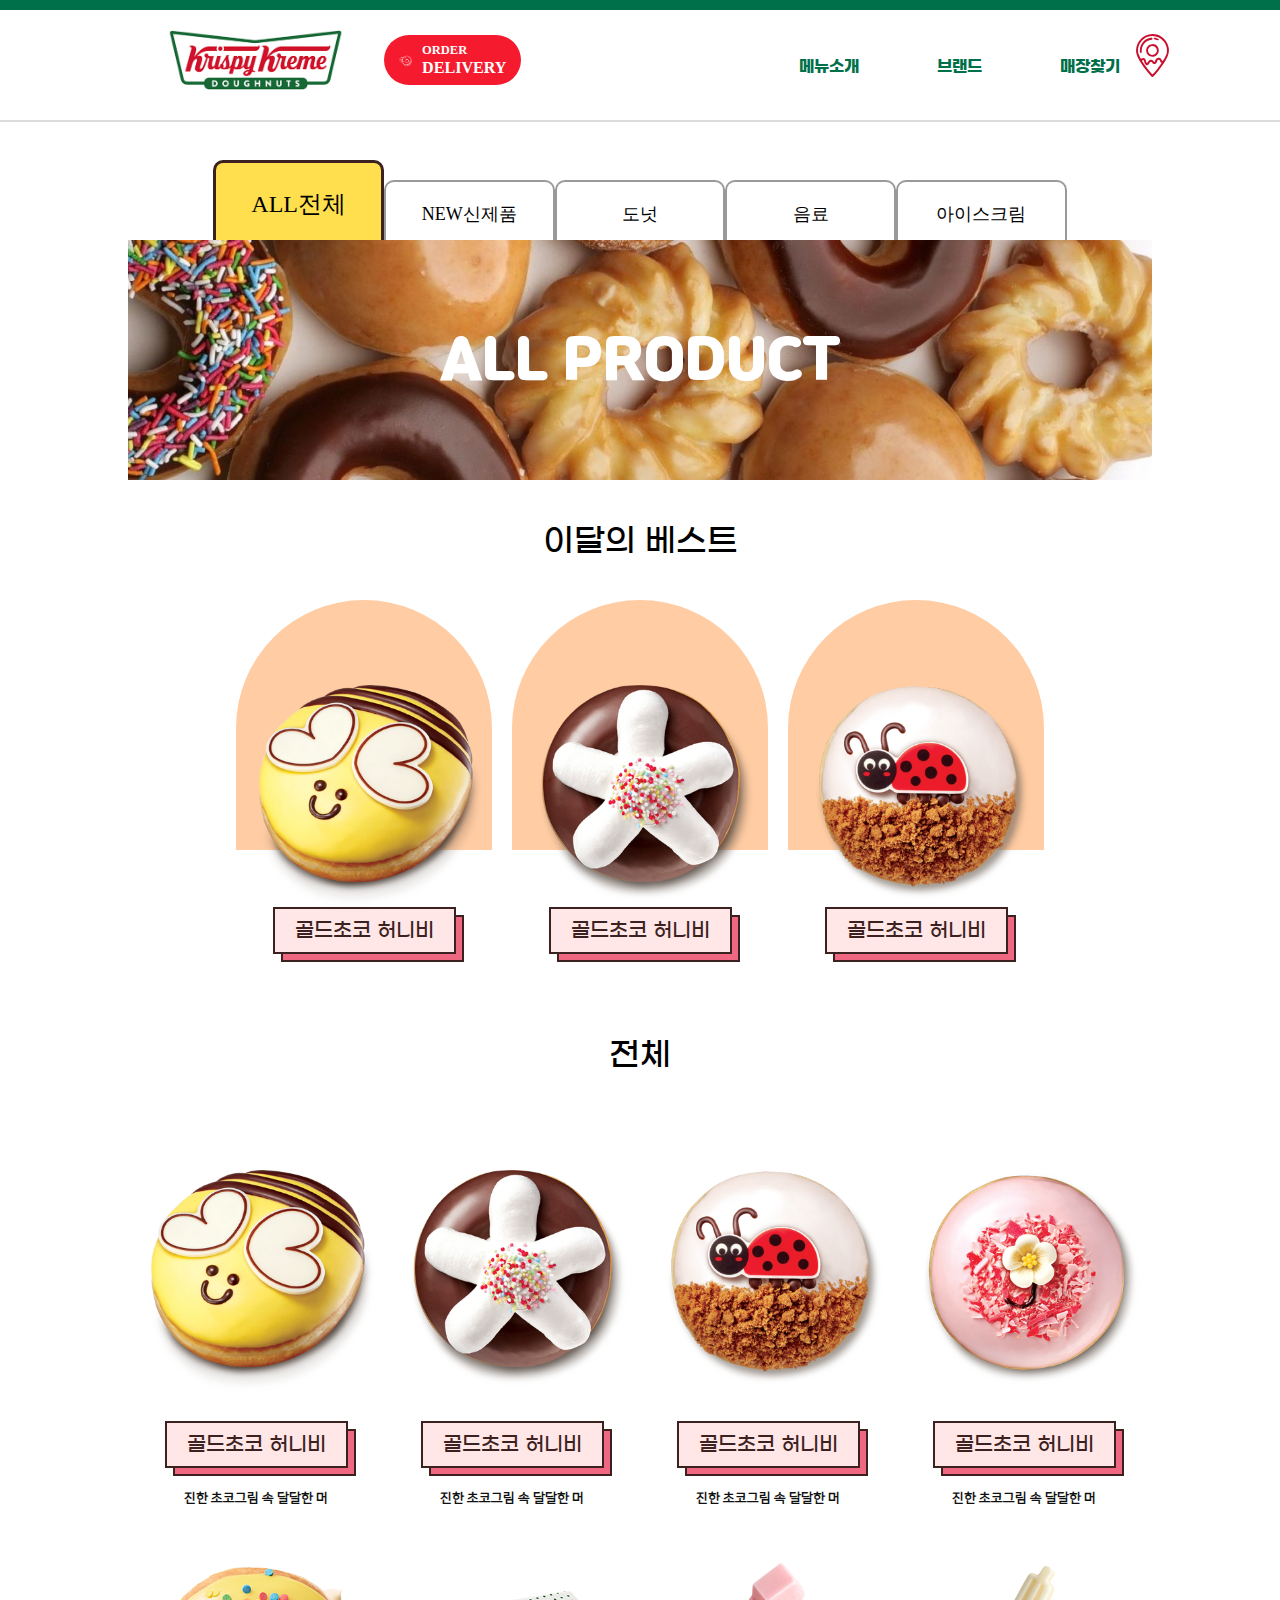
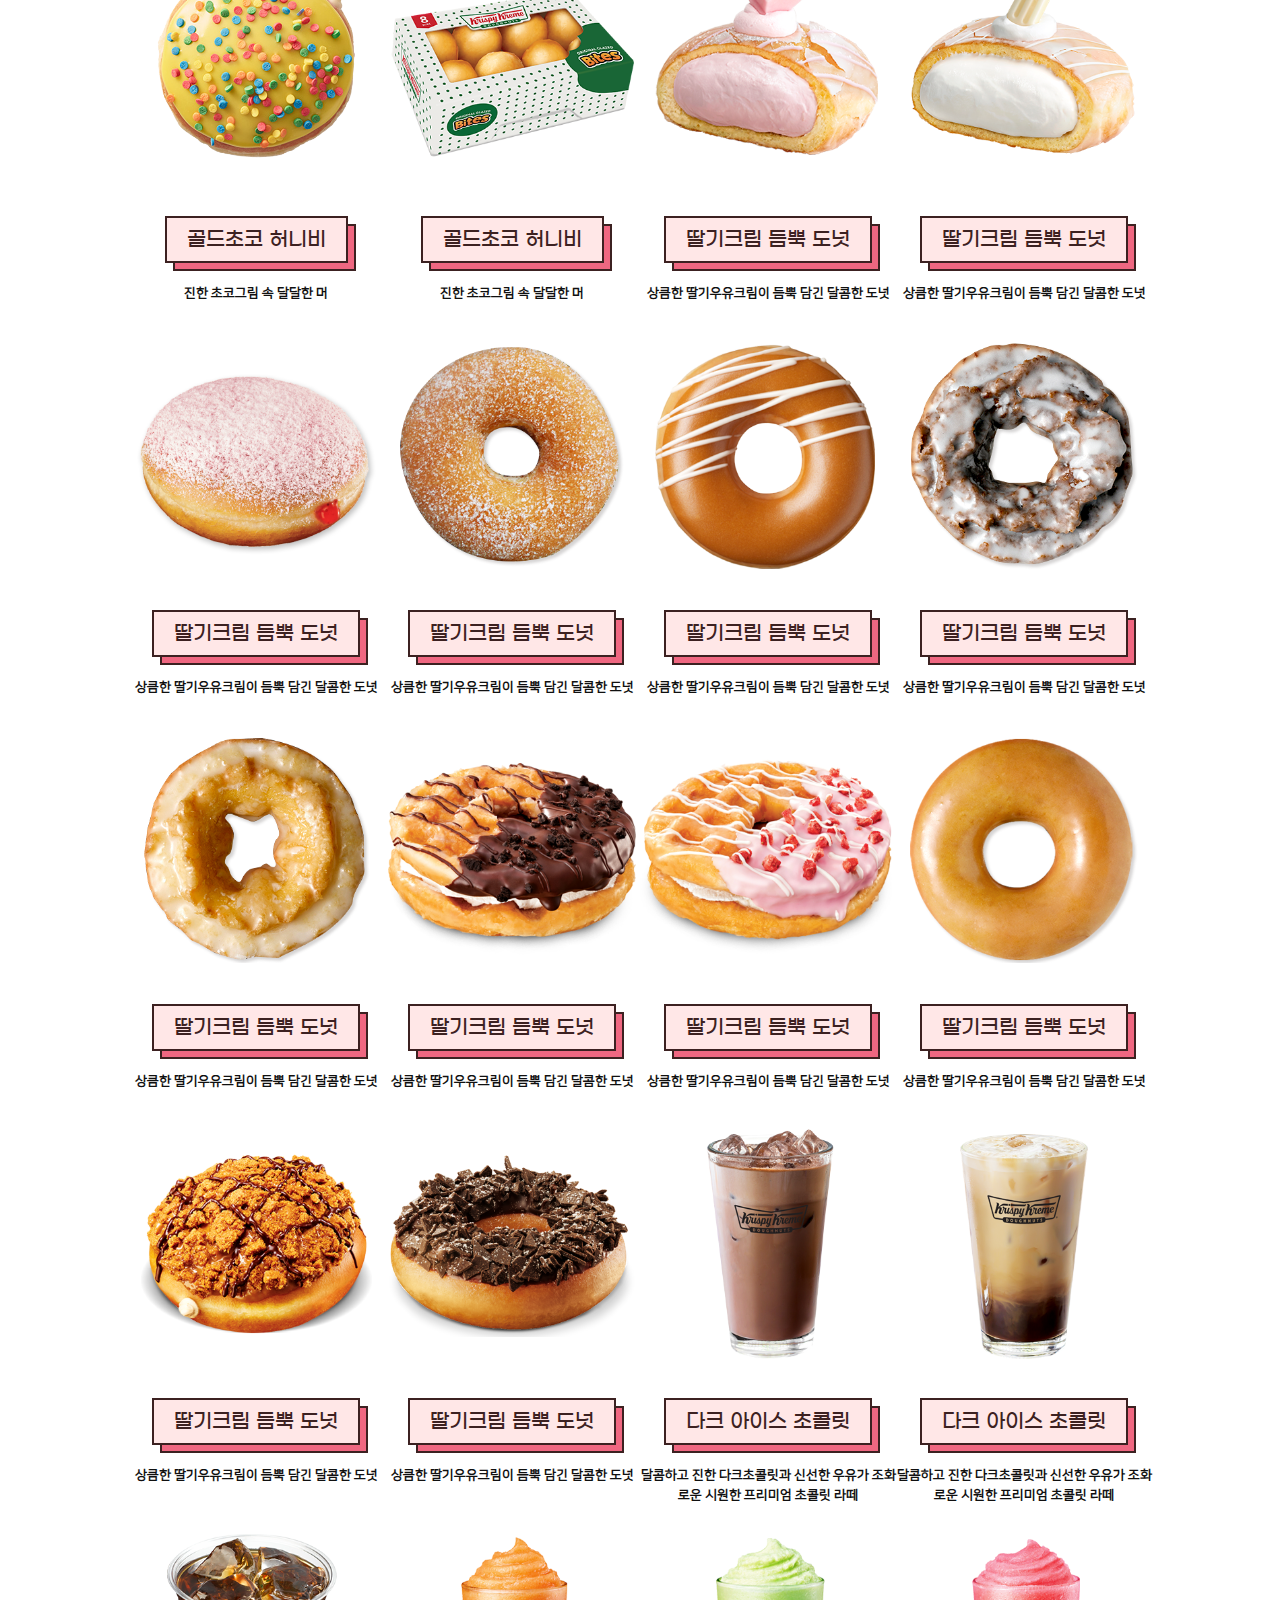
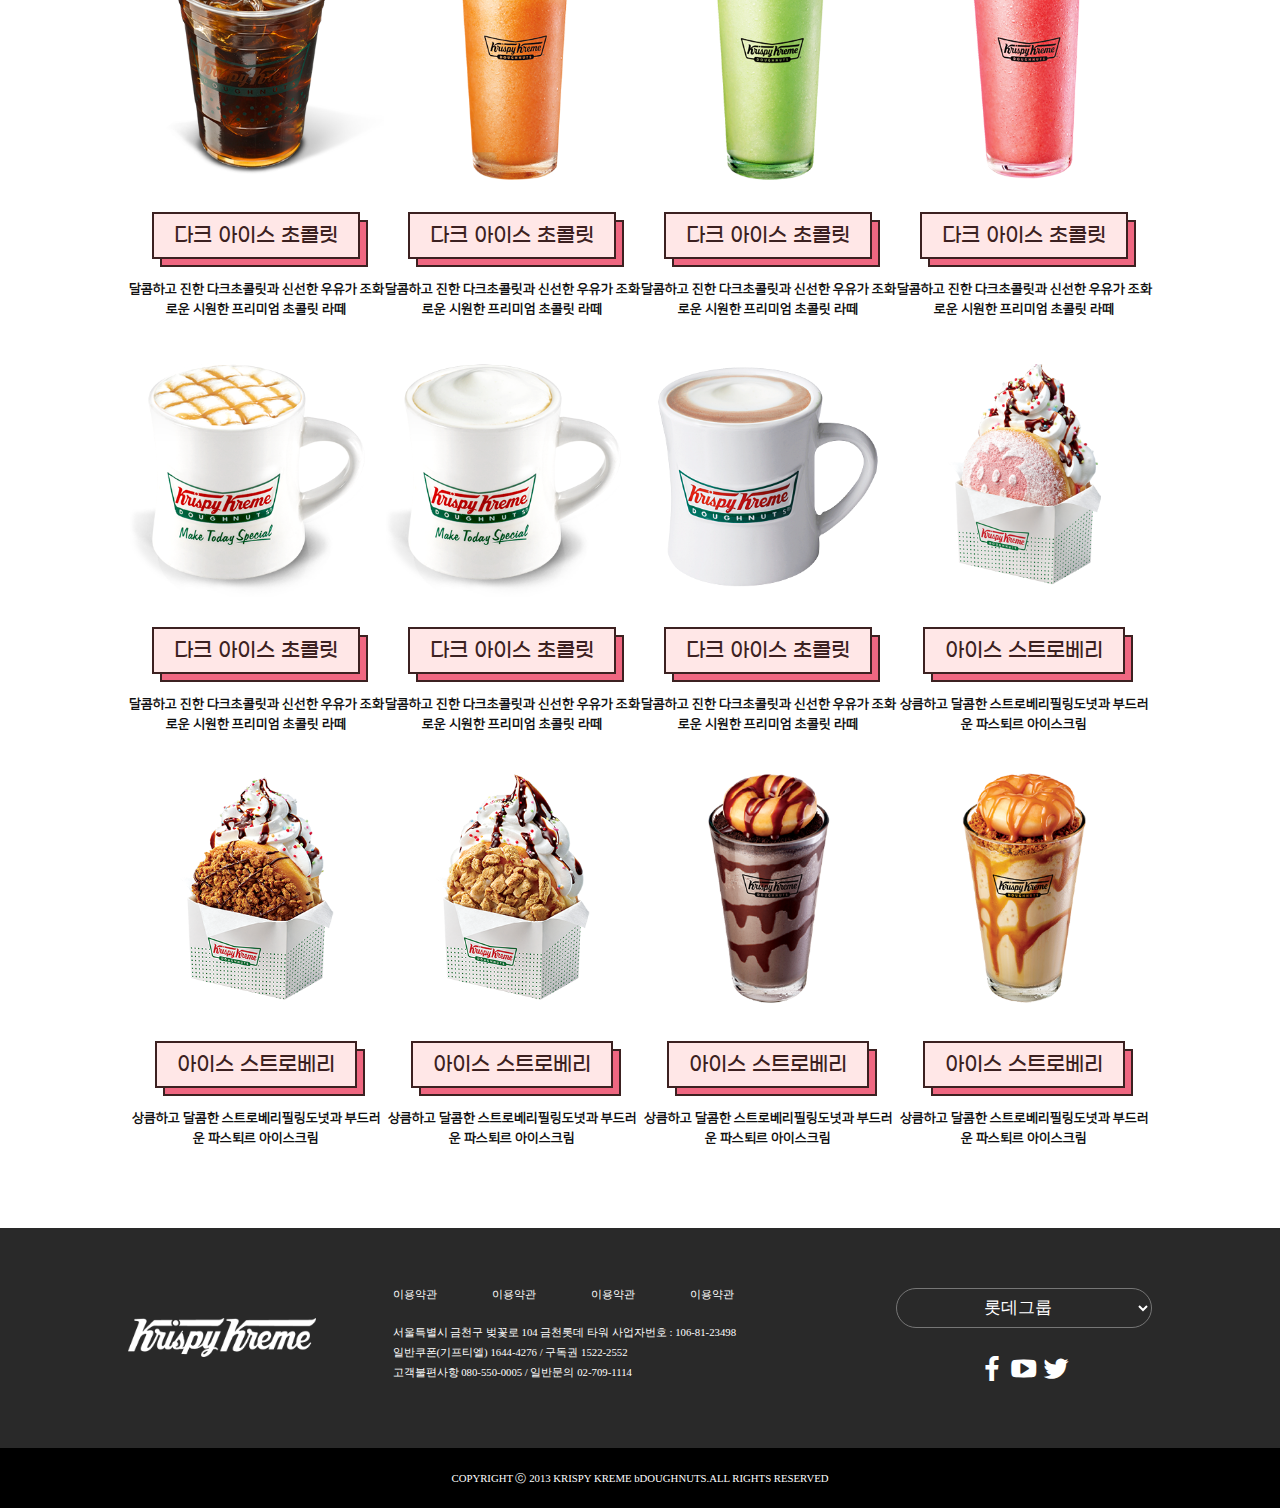
<file: sub1.html>
<!DOCTYPE html>
<html lang="ko">
  <head>
    <meta charset="UTF-8" />
    <meta http-equiv="X-UA-Compatible" content="IE=edge" />
    <meta name="viewport" content="width=device-width, initial-scale=1.0" />
    <title>krispykreme sub1</title>
    <link rel="stylesheet" href="./css/reset.css" />
    <link rel="stylesheet" href="./css/common.min.css" />
    <link rel="stylesheet" href="./css/sub1.min.css" />
    <script src="./js/jquery-3.6.0.min.js"></script>
    <script src="./js/common.js"></script>
    <script src="./js/sub1.js"></script>
  </head>
  <body>
    <!-- 헤더 -->
    <div class="hdr"></div>

    <!-- 컨텐츠 -->
    <div class="cntWrap">
      <div class="content">
        <header>
            <!-- 탭메뉴 -->
          <nav>
            <ul>
              <li class="on">ALL<br />전체</li>
              <li>NEW<br />신제품</li>
              <li>도넛</li>
              <li>음료</li>
              <li>아이스크림</li>
            </ul>
          </nav>
          <div class="image">ALL PRODUCT</div>
        </header>
        <section>
            <!-- 베스트메뉴 -->
          <div class="artTop">
            <h4>이달의 베스트</h4>
            <div class="artGroup">
              <article>
                <div class="image i1"></div>
                <h3>골드초코 허니비</h3>
              </article>
              <article>
                <div class="image i2"></div>
                <h3>골드초코 허니비</h3>
              </article>
              <article>
                <div class="image i3"></div>
                <h3>골드초코 허니비</h3>
              </article>
            </div>
          </div>
          <div class="dirBtn">
            <div class="btn"><span></span><span></span></div>
            <div class="btn"><span></span><span></span></div>
          </div>
          <!-- 전체메뉴 -->
          <div class="artBtm">
            <h4>전체</h4>
            <div class="artGroup">
              <article>
                <div class="image i1"></div>
                <h3>골드초코 허니비</h3>
                <p>진한 초코그림 속 달달한 머</p>
              </article>
              <article>
                <div class="image i2"></div>
                <h3>골드초코 허니비</h3>
                <p>진한 초코그림 속 달달한 머</p>
              </article>
              <article>
                <div class="image i3"></div>
                <h3>골드초코 허니비</h3>
                <p>진한 초코그림 속 달달한 머</p>
              </article>
              <article>
                <div class="image i4"></div>
                <h3>골드초코 허니비</h3>
                <p>진한 초코그림 속 달달한 머</p>
              </article>
              <article>
                <div class="image i5"></div>
                <h3>골드초코 허니비</h3>
                <p>진한 초코그림 속 달달한 머</p>
              </article>
              <article>
                <div class="image i6"></div>
                <h3>골드초코 허니비</h3>
                <p>진한 초코그림 속 달달한 머</p>
              </article>
              <article>
                <div class="image d1"></div>
                <h3>딸기크림 듬뿍 도넛</h3>
                <p>상큼한 딸기우유크림이 듬뿍 담긴 달콤한 도넛</p>
              </article>
              <article>
                <div class="image d2"></div>
                <h3>딸기크림 듬뿍 도넛</h3>
                <p>상큼한 딸기우유크림이 듬뿍 담긴 달콤한 도넛</p>
              </article>
              <article>
                <div class="image d3"></div>
                <h3>딸기크림 듬뿍 도넛</h3>
                <p>상큼한 딸기우유크림이 듬뿍 담긴 달콤한 도넛</p>
              </article>
              <article>
                <div class="image d4"></div>
                <h3>딸기크림 듬뿍 도넛</h3>
                <p>상큼한 딸기우유크림이 듬뿍 담긴 달콤한 도넛</p>
              </article>
              <article>
                <div class="image d5"></div>
                <h3>딸기크림 듬뿍 도넛</h3>
                <p>상큼한 딸기우유크림이 듬뿍 담긴 달콤한 도넛</p>
              </article>
              <article>
                <div class="image d6"></div>
                <h3>딸기크림 듬뿍 도넛</h3>
                <p>상큼한 딸기우유크림이 듬뿍 담긴 달콤한 도넛</p>
              </article>
              <article>
                <div class="image d7"></div>
                <h3>딸기크림 듬뿍 도넛</h3>
                <p>상큼한 딸기우유크림이 듬뿍 담긴 달콤한 도넛</p>
              </article>
              <article>
                <div class="image d8"></div>
                <h3>딸기크림 듬뿍 도넛</h3>
                <p>상큼한 딸기우유크림이 듬뿍 담긴 달콤한 도넛</p>
              </article>
              <article>
                <div class="image d9"></div>
                <h3>딸기크림 듬뿍 도넛</h3>
                <p>상큼한 딸기우유크림이 듬뿍 담긴 달콤한 도넛</p>
              </article>
              <article>
                <div class="image d10"></div>
                <h3>딸기크림 듬뿍 도넛</h3>
                <p>상큼한 딸기우유크림이 듬뿍 담긴 달콤한 도넛</p>
              </article>
              <article>
                <div class="image d11"></div>
                <h3>딸기크림 듬뿍 도넛</h3>
                <p>상큼한 딸기우유크림이 듬뿍 담긴 달콤한 도넛</p>
              </article>
              <article>
                <div class="image d12"></div>
                <h3>딸기크림 듬뿍 도넛</h3>
                <p>상큼한 딸기우유크림이 듬뿍 담긴 달콤한 도넛</p>
              </article>
              <article>
                <div class="image k1"></div>
                <h3>다크 아이스 초콜릿</h3>
                <p>
                  달콤하고 진한 다크초콜릿과 신선한 우유가 조화로운 시원한
                  프리미엄 초콜릿 라떼
                </p>
              </article>
              <article>
                <div class="image k2"></div>
                <h3>다크 아이스 초콜릿</h3>
                <p>
                  달콤하고 진한 다크초콜릿과 신선한 우유가 조화로운 시원한
                  프리미엄 초콜릿 라떼
                </p>
              </article>
              <article>
                <div class="image k3"></div>
                <h3>다크 아이스 초콜릿</h3>
                <p>
                  달콤하고 진한 다크초콜릿과 신선한 우유가 조화로운 시원한
                  프리미엄 초콜릿 라떼
                </p>
              </article>
              <article>
                <div class="image k4"></div>
                <h3>다크 아이스 초콜릿</h3>
                <p>
                  달콤하고 진한 다크초콜릿과 신선한 우유가 조화로운 시원한
                  프리미엄 초콜릿 라떼
                </p>
              </article>
              <article>
                <div class="image k5"></div>
                <h3>다크 아이스 초콜릿</h3>
                <p>
                  달콤하고 진한 다크초콜릿과 신선한 우유가 조화로운 시원한
                  프리미엄 초콜릿 라떼
                </p>
              </article>
              <article>
                <div class="image k6"></div>
                <h3>다크 아이스 초콜릿</h3>
                <p>
                  달콤하고 진한 다크초콜릿과 신선한 우유가 조화로운 시원한
                  프리미엄 초콜릿 라떼
                </p>
              </article>
              <article>
                <div class="image k7"></div>
                <h3>다크 아이스 초콜릿</h3>
                <p>
                  달콤하고 진한 다크초콜릿과 신선한 우유가 조화로운 시원한
                  프리미엄 초콜릿 라떼
                </p>
              </article>
              <article>
                <div class="image k8"></div>
                <h3>다크 아이스 초콜릿</h3>
                <p>
                  달콤하고 진한 다크초콜릿과 신선한 우유가 조화로운 시원한
                  프리미엄 초콜릿 라떼
                </p>
              </article>
              <article>
                <div class="image k9"></div>
                <h3>다크 아이스 초콜릿</h3>
                <p>
                  달콤하고 진한 다크초콜릿과 신선한 우유가 조화로운 시원한
                  프리미엄 초콜릿 라떼
                </p>
              </article>
              <article>
                <div class="image c1"></div>
                <h3>아이스 스트로베리</h3>
                <p>
                  상큼하고 달콤한 스트로베리필링도넛과 부드러운 파스퇴르
                  아이스크림
                </p>
              </article>
              <article>
                <div class="image c2"></div>
                <h3>아이스 스트로베리</h3>
                <p>
                  상큼하고 달콤한 스트로베리필링도넛과 부드러운 파스퇴르
                  아이스크림
                </p>
              </article>
              <article>
                <div class="image c3"></div>
                <h3>아이스 스트로베리</h3>
                <p>
                  상큼하고 달콤한 스트로베리필링도넛과 부드러운 파스퇴르
                  아이스크림
                </p>
              </article>
              <article>
                <div class="image c4"></div>
                <h3>아이스 스트로베리</h3>
                <p>
                  상큼하고 달콤한 스트로베리필링도넛과 부드러운 파스퇴르
                  아이스크림
                </p>
              </article>
              <article>
                <div class="image c5"></div>
                <h3>아이스 스트로베리</h3>
                <p>
                  상큼하고 달콤한 스트로베리필링도넛과 부드러운 파스퇴르
                  아이스크림
                </p>
              </article>
            </div>
            <div class="btn">펼치기</div>
          </div>
        </section>
      </div>
    </div>

    <!-- 푸터 -->
    <div class="ftr"></div>
  </body>
</html>
</file>
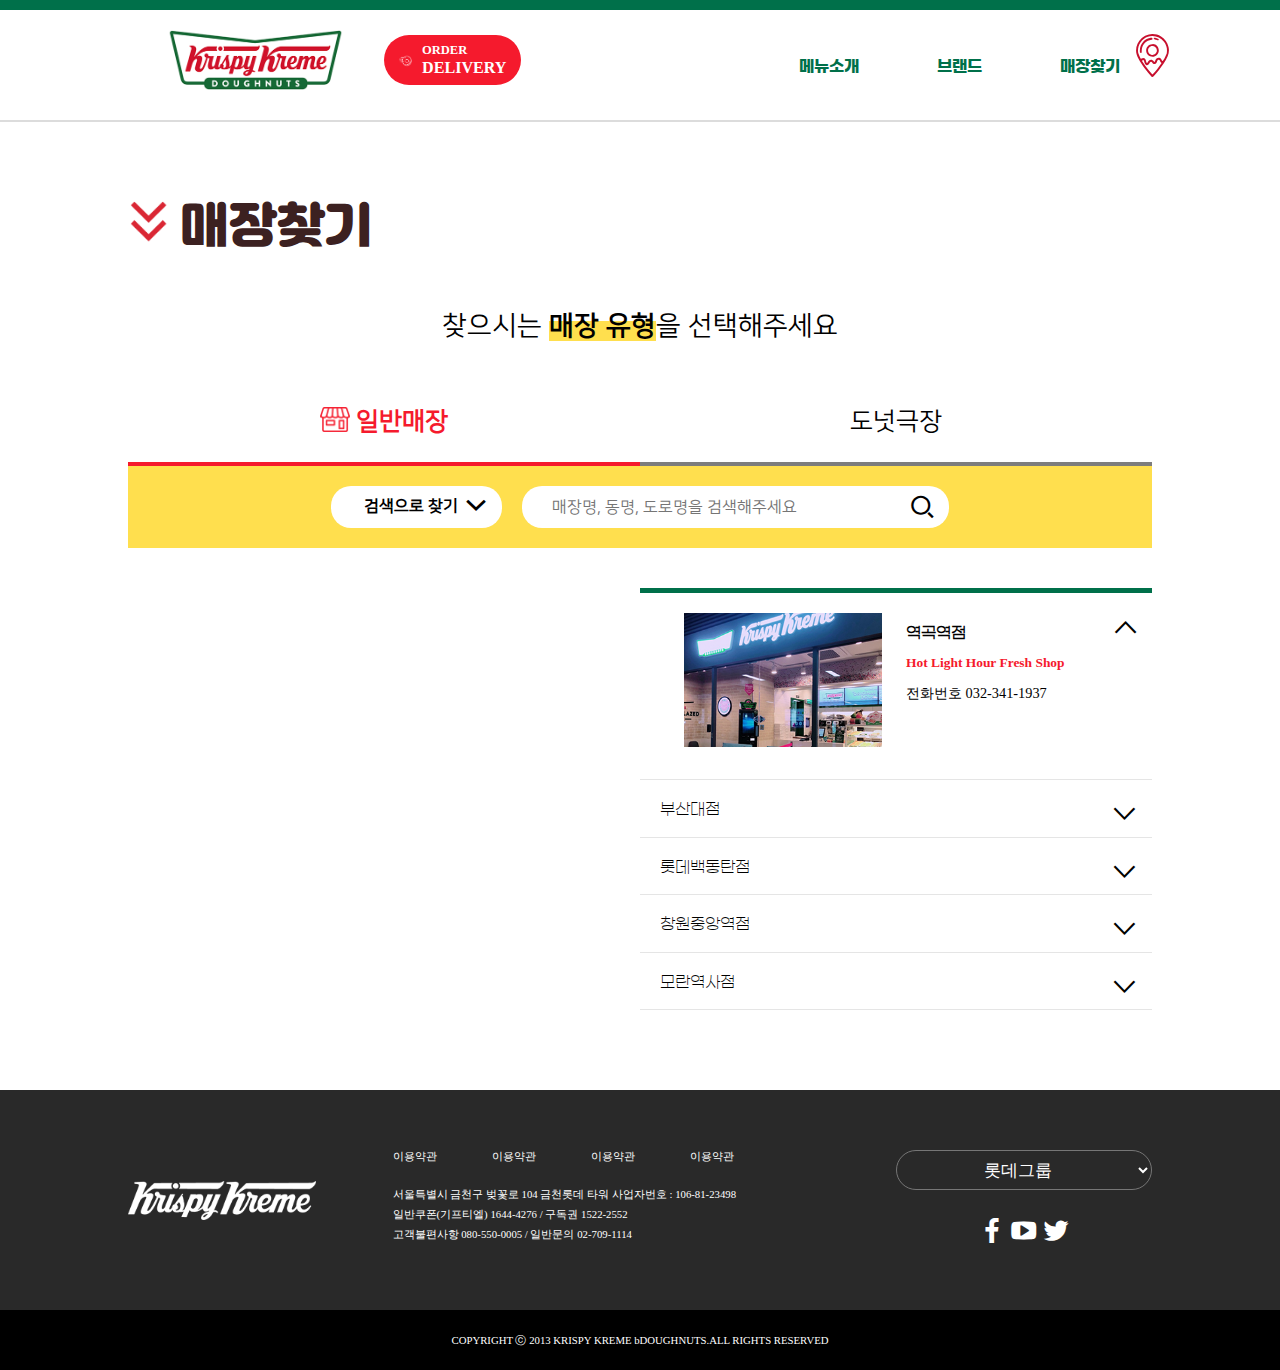
<file: sub3.html>
<!DOCTYPE html>
<html lang="ko">
<head>
    <meta charset="UTF-8">
    <meta http-equiv="X-UA-Compatible" content="IE=edge">
    <meta name="viewport" content="width=device-width, initial-scale=1.0">
    <title>krispykreme sub3</title>
    <link rel="stylesheet" href="./css/reset.css">
    <link rel="stylesheet" href="./css/common.min.css">
    <link rel="stylesheet" href="./css/sub3.min.css">
    <link rel="stylesheet" href="./css/sub3_tab.css" media="(max-width:1024px) and (min-width:0px)">
    <link rel="stylesheet" href="./css/sub3_mobile.css" media="(max-width:420px) and (min-width:0px)">
    <script src="./js/jquery-3.6.0.min.js"></script>
    <script src="./js/common.js"></script>
    <script src="./js/sub3.js"></script>
</head>
<body>
    <!-- 헤더 -->
    <div class="hdr"></div>

    <!-- 컨텐츠 -->
    <div class="cntWrap">
        <div class="content">
            <header>
                <h2>매장찾기</h2>
                <h5>찾으시는 <span>매장 유형</span>을 선택해주세요</h5>
            </header>
            <section>
                <ul class="tab">
                    <li class="on">일반매장</li>
                    <li>도넛극장</li>
                </ul>
                <div class="serBox">
                    <div class="boxLeft">
                        <h4>검색으로 찾기</h4>
                        <ul class="ser">
                            <li class="on">검색으로 찾기</li>
                            <li>지역으로 찾기</li>
                        </ul>
                    </div>
                    <div class="boxRight">
                        <form action="portfolio">
                            <input type="text" placeholder="매장명, 동명, 도로명을 검색해주세요">
                            <input type="submit" value="" class="on">
                        </form>
                    </div>
                </div>
                <div class="mapBox">
                    <div class="map">
                        <!-- * 카카오맵 - 지도퍼가기 -->
                        <!-- 1. 지도 노드 -->
                        <div>
                            <div class="kakaomap">
                                <div id="daumRoughmapContainer1653024043585" class="root_daum_roughmap root_daum_roughmap_landing"></div>
                            </div>
                        </div>
                        <!--
                            2. 설치 스크립트
                            * 지도 퍼가기 서비스를 2개 이상 넣을 경우, 설치 스크립트는 하나만 삽입합니다.
                        -->
                        <script class="daum_roughmap_loader_script" src="https://ssl.daumcdn.net/dmaps/map_js_init/roughmapLoader.js"></script>

                        <!-- 3. 실행 스크립트 -->
                        <script >
                            new daum.roughmap.Lander({
                                "timestamp" : "1653024043585",
                                "key" : "2abip"
                            }).render();
                        </script>
                    </div>
                    <div class="list">
                        <ul>
                            <li class="on">
                                <div class="image i1"></div>
                                <div class="texts">
                                    <h3>역곡역점</h3>
                                    <div class="info">
                                        <h5>Hot Light Hour Fresh Shop</h5>
                                        <p>전화번호 032-341-1937</p>                                            
                                    </div>
                                </div>
                                <span></span>
                            </li>
                            <li>
                                <div class="image i2"></div>
                                <div class="texts">
                                    <h3>부산대점</h3>
                                    <div class="info">
                                        <h5>Hot Light Hour Fresh Shop</h5>
                                        <p>전화번호 051-514-1937</p>                                            
                                    </div>
                                </div>
                                <span></span>
                            </li>
                            <li>
                                <div class="image i3"></div>
                                <div class="texts">
                                    <h3>롯데백동탄점</h3>
                                    <div class="info">
                                        <h5>Hot Light Hour Fresh Shop</h5>
                                        <p>전화번호 031-8036-3519</p>                                            
                                    </div>
                                </div>
                                <span></span>
                            </li>
                            <li>
                                <div class="image i4"></div>
                                <div class="texts">
                                    <h3>창원중앙역점</h3>
                                    <div class="info">
                                        <h5>Hot Light Hour Fresh Shop</h5>
                                        <p>전화번호 02-6010-1937</p>                                            
                                    </div>
                                </div>
                                <span></span>
                            </li>
                            <li>
                                <div class="image i5"></div>
                                <div class="texts">
                                    <h3>모란역사점</h3>
                                    <div class="info">
                                        <h5>Hot Light Hour Fresh Shop</h5>
                                        <p>전화번호 031-755-1937</p>                                            
                                    </div>
                                </div>
                                <span></span>
                            </li>
                        </ul>
                    </div>
                </div>
            </section>
        </div>
    </div>
    
    <!-- 푸터 -->
    <div class="ftr"></div>
</body>
</html>
</file>
<file: css/sub3_tab.css>
html{
    font-size: 5.1vw;
}
body{
    font-size: 1.2vw;
}
.cntWrap .content{
    width: 90%;
    max-width: 700px;
}
.cntWrap .content section .mapBox{
    flex-wrap: wrap;
    flex-direction: column-reverse;
    margin-top: 0px;
}
.cntWrap .content section .mapBox .map{
    width: 100%;
}
.cntWrap .content section .mapBox .list{
    width: 100%;
}
.cntWrap .content section .mapBox .list ul li .texts h3{
    font-size: min(23px,2.3em);
    font-weight: 700;
}
.cntWrap .content section .mapBox .list ul li .texts .info h5{
    font-size: min(18px,1.8em);
}
.cntWrap .content section .mapBox .list ul li .texts .info p{
    font-size: min(21px,2.1em);
}
.cntWrap .content section .mapBox .map div .kakaomap{
    max-width: 700px;
}
.cntWrap .content section .mapBox .map div .kakaomap .root_daum_roughmap{
    padding-bottom: 56.25%;
}
.cntWrap .content section .serBox .boxLeft{
    width: calc(100% / 8 * 2);
}
.cntWrap .content section .serBox .boxRight{
    width: calc(100% / 8 * 4);
}
</file>
<file: css/sub3_mobile.css>
html{
    font-size: 9.5vw;
}
body{
    font-size: 2.3vw;
}
.cntWrap{
    margin-top: 170px;
}
.cntWrap .content header h2{
    font-size: min(27px,2.7em);
}
.cntWrap .content header h2::before{
    width: 20px;
    height: 20px;
}
.cntWrap .content header h5{
    font-size: min(15px,1.5em);
}
.cntWrap .content header h5 span::before{
    height: 7px;
}
.cntWrap .content section .tab li{
    font-size: min(15px,1.5em);
    line-height: 40px;
}
.cntWrap .content section .serBox{
    flex-wrap: wrap;
    justify-content: flex-start;
    padding: 20px 10px;
}
.cntWrap .content section .serBox .boxLeft{
    width: 50%;
    text-align: left;
    font-size: min(15px,1.5em);
}
.cntWrap .content section .serBox .boxLeft h4{
    padding-left: 30px;
}
.cntWrap .content section .serBox .boxLeft .ser{
    padding-left: 30px;
}
.cntWrap .content section .serBox .boxRight{
    width: 100%;
    margin-top: 10px;
    margin-left: 0;
}
.cntWrap .content section .serBox .boxRight form input{
    font-size: min(15px,1.5em);
}
.cntWrap .content section .mapBox .list ul li.on{
    height: min(160px,4rem);
}
.cntWrap .content section .mapBox .list ul li .image{
    height: min(100px,2.5rem);
}
.cntWrap .content section .mapBox .list ul li .texts h3{
    font-size: min(16px,1.6em);
}
.cntWrap .content section .mapBox .list ul li.on .texts h3{
    
    font-size: min(18px,1.8em);
}
.cntWrap .content section .mapBox .list ul li .texts .info h5{
    display: none;
}
.cntWrap .content section .mapBox .list ul li .texts .info p{
    
    font-size: min(13px,1.3em);
}
</file>
<file: css/common.min.css>
html{font-size:3vw}body{font-size:0.7vw;overflow-x:hidden;position:relative}.hdrWrap{border-top:10px solid #00704a;position:relative;background-color:#fff;z-index:5}.hdrWrap::before{position:absolute;display:block;content:'';background-color:#fff;background-position:left;z-index:6;width:100%;top:110px;left:0;height:0px;border:0.2px solid #dcdcdc;opacity:1;-webkit-transition:all 0.5s;transition:all 0.5s}.hdrWrap.show::before{height:240px}.hdrWrap.show header{height:350px}.hdrWrap.show header ul{opacity:1}.hdrWrap header{width:80%;max-width:1080px;margin:0 auto;padding-top:20px;display:-webkit-box;display:-ms-flexbox;display:flex;-webkit-box-pack:justify;-ms-flex-pack:justify;justify-content:space-between;height:110px;overflow-y:clip;-webkit-transition:all 0.5s;transition:all 0.5s;position:absolute;z-index:10;left:0;right:0}.hdrWrap header .hdrLeft{width:calc(100% / 12 * 5);display:-webkit-box;display:-ms-flexbox;display:flex}.hdrWrap header .hdrLeft .image{width:calc(100% / 5 * 3);height:60px;background-repeat:no-repeat;background-position:center;background-size:contain;background-image:url("../images/logo.png");cursor:pointer}.hdrWrap header .hdrLeft .image a{color:transparent;width:85%;height:100%;display:block}.hdrWrap header .hdrLeft .btn{background-color:#f51a2d;color:#fff;border-radius:30px;width:calc(100% / 5 * 1.6);height:50px;padding:6px 14px;display:-webkit-box;display:-ms-flexbox;display:flex;-webkit-box-pack:justify;-ms-flex-pack:justify;justify-content:space-between;margin-top:5px;cursor:pointer}.hdrWrap header .hdrLeft .btn .icon{text-indent:-9999px;width:40px;height:40px;background-repeat:no-repeat;background-position:center;background-size:contain;background-image:url("../images/hdr01.png")}.hdrWrap header .hdrLeft .btn .texts{padding-left:10px}.hdrWrap header .hdrLeft .btn .texts h4{line-height:18px;font-size:min(14px , 1.4em);font-weight:700;display:block}.hdrWrap header .hdrLeft .btn .texts h4:nth-child(2){font-size:min(18px , 1.8em)}.hdrWrap header .hdrLeft .hBtn{display:none}.hdrWrap header nav{width:calc(100% / 12 * 4.5);position:relative;margin-top:-19px}.hdrWrap header nav ul{display:-webkit-box;display:-ms-flexbox;display:flex;-webkit-box-pack:justify;-ms-flex-pack:justify;justify-content:space-between;height:110px}.hdrWrap header nav ul li{text-align:center;width:calc(100% / 3 - 5px);cursor:pointer;position:relative;-webkit-transition:all 0.2s;transition:all 0.2s;color:#00704a}.hdrWrap header nav ul li a{font-family:'gmB';line-height:110px;font-size:min(1.8em , 18px);-webkit-transition:all 0.2s;transition:all 0.2s}.hdrWrap header nav ul li:hover{color:#f51a2d;font-size:min(2em , 20px)}.hdrWrap header nav ul li:hover a{font-size:min(2em , 20px);color:#f51a2d}.hdrWrap header nav ul li span{background-repeat:no-repeat;background-position:center;background-size:contain;background-image:url("../images/doughnut-marker.svg");position:absolute;width:34px;height:43px;color:transparent;top:23px;right:-18px}.hdrWrap header nav ul li ul{display:inherit;height:240px;opacity:0;-webkit-transition:opacity 0.3s;transition:opacity 0.3s}.hdrWrap header nav ul li ul:hover{background-color:#f1f1f1b3}.hdrWrap header nav ul li ul li{font-size:min(1.5em , 15px);color:#000;width:-webkit-fit-content;width:-moz-fit-content;width:fit-content;margin:0 auto;line-height:60px;font-family:'gmM';cursor:not-allowed}.hdrWrap header nav ul li ul li::after{width:0%;margin:0 auto;height:3px;content:'';display:block;background-color:#f51a2d;margin-top:-10px;-webkit-transition:all 0.25s;transition:all 0.25s}.hdrWrap header nav ul li ul li:hover{color:#f51a2d}.hdrWrap header nav ul li ul li:hover::after{width:100%}.ftrWrap{background-color:#292929;margin-top:80px}.ftrWrap .footer{width:80%;max-width:1080px;margin:0 auto;color:#fff;display:-webkit-box;display:-ms-flexbox;display:flex;-webkit-box-pack:justify;-ms-flex-pack:justify;justify-content:space-between;padding:60px 0px}.ftrWrap .footer .ftrLeft{width:calc(100% / 12 * 2.2);background-repeat:no-repeat;background-position:center;background-size:contain;background-image:url("../images/logo2.png")}.ftrWrap .footer .ftrMid{width:calc(100% / 12 * 5)}.ftrWrap .footer .ftrMid ul{display:-webkit-box;display:-ms-flexbox;display:flex;-webkit-box-pack:justify;-ms-flex-pack:justify;justify-content:space-between;padding-right:20%}.ftrWrap .footer .ftrMid ul li{cursor:pointer;font-size:min(12px , 1.2em)}.ftrWrap .footer .ftrMid h4{line-height:20px;font-size:min(12px , 1.2em);word-break:keep-all}.ftrWrap .footer .ftrMid h4:nth-child(2){margin-top:20px}.ftrWrap .footer .ftrRight{width:calc(100% / 12 * 3)}.ftrWrap .footer .ftrRight select{text-align:center;width:100%;height:40px;background-color:#292929;color:#fff;border-radius:30px;font-size:17px;cursor:pointer}.ftrWrap .footer .ftrRight .sns{text-align:center;margin-top:20px}.ftrWrap .footer .ftrRight .sns span{font-family:'xc';font-size:30px;line-height:40px}.ftrWrap .ftrBtm{max-width:inherit;text-align:center;line-height:60px;background-color:#000;color:#fff;font-size:min(12px , 1.2em)}@media (max-width: 1024px) and (min-width: 0){.hdrWrap header{-ms-flex-wrap:wrap;flex-wrap:wrap;width:90%;max-width:700px}.hdrWrap header .hdrLeft{width:100%;height:30%}.hdrWrap header .hdrLeft .image{margin:0 auto;height:70px}.hdrWrap header .hdrLeft .btn{display:none}.hdrWrap header .hdrLeft .hBtn{display:block;font-family:'xc';font-size:50px;cursor:pointer;z-index:10}.hdrWrap header nav{display:none;opacity:0;width:100%;height:60%;-webkit-transition:opacity 0.5s;transition:opacity 0.5s}.hdrWrap header nav span{display:none}.hdrWrap header nav ul:hover{background-color:inherit}.hdrWrap header nav ul li{line-height:50px;font-size:min(2.2em , 22px)}.hdrWrap header nav ul li ul li{font-size:min(1.7em , 17px)}.hdrWrap header nav ul li a{line-height:60px;font-size:min(1.9em , 19px)}.hdrWrap.show::before{height:350px}.hdrWrap.show header{height:400px}.hdrWrap.show header nav{display:block;opacity:1}.ftrWrap{margin-top:40px}.ftrWrap .footer{width:90%;max-width:700px;padding:40px 0px}.ftrWrap .footer .ftrLeft{width:calc(100% / 8 * 2)}.ftrWrap .footer .ftrMid{width:calc(100%/ 8 * 5)}.ftrWrap .footer .ftrMid ul li{font-size:min(14px , 1.4em)}.ftrWrap .footer .ftrMid h4{font-size:min(13px , 1.3em)}.ftrWrap .footer .ftrRight{display:none}.ftrWrap .ftrBtm{font-size:min(15px , 1.5em)}}@media (max-width: 420px) and (min-width: 0){.hdrWrap header{-ms-flex-wrap:wrap;flex-wrap:wrap;width:90%}.hdrWrap header .hdrLeft .image{margin-left:20%;height:60px}.hdrWrap header .hdrLeft .hBtn{font-size:42px;line-height:60px}.hdrWrap header nav ul li ul li{font-size:min(1.7em , 17px)}.hdrWrap header nav ul li a{font-size:min(2.5em , 25px)}.ftrWrap{margin-top:40px}.ftrWrap .footer{display:none}.ftrWrap .ftrBtm{font-size:min(11px , 1.1em);line-height:60px}}
/*# sourceMappingURL=common.min.css.map */
</file>
<file: css/sub1.min.css>
html{font-size:3vw}body{font-size:0.7vw;overflow-x:hidden}@font-face{font-family:"xc";src:url("./fonts/xeicon.ttf")}@font-face{font-family:"NsR";src:url("./fonts/NanumSquareR.ttf")}@font-face{font-family:"jal";src:url("./fonts/Jalnan.ttf")}@font-face{font-family:"gmM";src:url("./fonts/GmarketSansTTFMedium.ttf")}@font-face{font-family:"gmB";src:url("./fonts/GmarketSansTTFBold.ttf")}.cntWrap{margin-top:150px}.cntWrap .content{width:80%;max-width:1080px;margin:0 auto}.cntWrap .content header nav ul{display:-webkit-box;display:-ms-flexbox;display:flex;-webkit-box-pack:center;-ms-flex-pack:center;justify-content:center;text-align:center}.cntWrap .content header nav ul li{width:calc(100% / 6);font-family:'NsB';border:2.5px solid #999;border-top-left-radius:10px;border-top-right-radius:10px;font-size:18px;height:60px;margin-top:20px;cursor:pointer;-webkit-transition:all 0.3s;transition:all 0.3s;padding:20px 0px;border-bottom:none}.cntWrap .content header nav ul li br{display:none}.cntWrap .content header nav ul li.on{padding:25px 0px;margin-top:0px;font-size:24px;height:80px;background-color:#ffdf4e;border:3px solid #3c2121;border-bottom:none}.cntWrap .content header .image{font-size:55px;font-family:'jal';padding:80px 0px;line-height:80px;height:240px;width:100%;text-align:center;color:#fff;background-repeat:no-repeat;background-position:center;background-size:cover;background-image:url("../images/sub1/hdr.jpg")}.cntWrap .content section{margin-top:40px}.cntWrap .content section h4{font-family:'gmM';font-size:32px;line-height:40px;text-align:center}.cntWrap .content section .artTop{margin-top:40px}.cntWrap .content section .artTop .artGroup{display:-webkit-box;display:-ms-flexbox;display:flex;-webkit-box-pack:center;-ms-flex-pack:center;justify-content:center;margin-top:40px}.cntWrap .content section .artTop .artGroup article{width:calc(100% / 12 * 3);margin:0px 10px}.cntWrap .content section .artTop .artGroup article:hover .image.i1::before{background-repeat:no-repeat;background-position:center;background-size:cover;background-image:url("../images/bg1.jpg")}.cntWrap .content section .artTop .artGroup article:hover .image.i2::before{background-repeat:no-repeat;background-position:center;background-size:cover;background-image:url("../images/bg2.jpg")}.cntWrap .content section .artTop .artGroup article:hover .image.i3::before{background-repeat:no-repeat;background-position:center;background-size:cover;background-image:url("../images/bg3.jpg")}.cntWrap .content section .artTop .artGroup article:hover .image.i4::before{background-repeat:no-repeat;background-position:center;background-size:cover;background-image:url("../images/bg4.jpg")}.cntWrap .content section .artTop .artGroup article:hover .image.i5::before{background-repeat:no-repeat;background-position:center;background-size:cover;background-image:url("../images/bg5.jpg")}.cntWrap .content section .artTop .artGroup article:hover .image.i6::before{background-repeat:no-repeat;background-position:center;background-size:cover;background-image:url("../images/bg6.jpg")}.cntWrap .content section .artTop .artGroup article:hover .image::before{background-repeat:no-repeat;background-position:center;background-size:cover;background-image:url("../images/bg7.png")}.cntWrap .content section .artTop .artGroup article .image{height:min(8rem , 320px);position:relative;background-repeat:no-repeat;background-position:center;background-size:contain;background-position:bottom}.cntWrap .content section .artTop .artGroup article .image.i1{background-image:url("../images/sub1/new_pic01.png")}.cntWrap .content section .artTop .artGroup article .image.i2{background-image:url("../images/sub1/new_pic02.png")}.cntWrap .content section .artTop .artGroup article .image.i3{background-image:url("../images/sub1/new_pic03.png")}.cntWrap .content section .artTop .artGroup article .image::before{-webkit-transition:all 0.8s;transition:all 0.8s;position:absolute;content:'';display:block;width:100%;height:min(6.5rem , 260px);border-top-left-radius:130px;border-top-Right-radius:130px;background-color:#ffcca3;z-index:-1}.cntWrap .content section .artTop .artGroup article h3{margin:0 auto;background-color:#ffe7e7;font-family:'gmM';padding:10px 20px;font-size:min(2.2em , 22px);color:#3c2121;border:2.3px solid #3c2121;position:relative;width:-webkit-max-content;width:-moz-max-content;width:max-content}.cntWrap .content section .artTop .artGroup article h3::after{content:'';display:block;position:absolute;background-color:#ef6781;border:2.3px solid #3c2121;width:100%;height:100%;top:6px;left:6px;z-index:-1}.cntWrap .content section .artBtm{margin-top:80px}.cntWrap .content section .artBtm .artGroup{margin-top:40px;display:-webkit-box;display:-ms-flexbox;display:flex;-ms-flex-wrap:wrap;flex-wrap:wrap}.cntWrap .content section .artBtm .artGroup article{width:calc(100% / 12 * 3);text-align:center}.cntWrap .content section .artBtm .artGroup article:hover .image::before{width:100%;height:min(6.5rem , 260px)}.cntWrap .content section .artBtm .artGroup article:hover .image.i1::after{opacity:1}.cntWrap .content section .artBtm .artGroup article:hover .image.i2::after{opacity:1}.cntWrap .content section .artBtm .artGroup article:hover .image.i3::after{opacity:1}.cntWrap .content section .artBtm .artGroup article:hover .image.i4::after{opacity:1}.cntWrap .content section .artBtm .artGroup article .image{height:min(8rem , 320px);position:relative;background-repeat:no-repeat;background-position:center;background-size:contain}.cntWrap .content section .artBtm .artGroup article .image.i1{background-image:url("../images/sub1/new_pic01.png")}.cntWrap .content section .artBtm .artGroup article .image.i2{background-image:url("../images/sub1/new_pic02.png")}.cntWrap .content section .artBtm .artGroup article .image.i3{background-image:url("../images/sub1/new_pic03.png")}.cntWrap .content section .artBtm .artGroup article .image.i4{background-image:url("../images/sub1/new_pic04.png")}.cntWrap .content section .artBtm .artGroup article .image.i5{background-image:url("../images/sub1/new_pic05.png")}.cntWrap .content section .artBtm .artGroup article .image.i6{background-image:url("../images/sub1/new_pic06.png")}.cntWrap .content section .artBtm .artGroup article .image.d1{background-image:url("../images/sub1/pic01.png")}.cntWrap .content section .artBtm .artGroup article .image.d2{background-image:url("../images/sub1/pic02.png")}.cntWrap .content section .artBtm .artGroup article .image.d3{background-image:url("../images/sub1/pic03.png")}.cntWrap .content section .artBtm .artGroup article .image.d4{background-image:url("../images/sub1/pic04.png")}.cntWrap .content section .artBtm .artGroup article .image.d5{background-image:url("../images/sub1/pic05.png")}.cntWrap .content section .artBtm .artGroup article .image.d6{background-image:url("../images/sub1/pic06.png")}.cntWrap .content section .artBtm .artGroup article .image.d7{background-image:url("../images/sub1/pic07.png")}.cntWrap .content section .artBtm .artGroup article .image.d8{background-image:url("../images/sub1/pic08.png")}.cntWrap .content section .artBtm .artGroup article .image.d9{background-image:url("../images/sub1/pic09.png")}.cntWrap .content section .artBtm .artGroup article .image.d10{background-image:url("../images/sub1/pic010.png")}.cntWrap .content section .artBtm .artGroup article .image.d11{background-image:url("../images/sub1/pic011.png")}.cntWrap .content section .artBtm .artGroup article .image.d12{background-image:url("../images/sub1/pic012.png")}.cntWrap .content section .artBtm .artGroup article .image.k1{background-image:url("../images/sub1/drink01.png")}.cntWrap .content section .artBtm .artGroup article .image.k2{background-image:url("../images/sub1/drink02.png")}.cntWrap .content section .artBtm .artGroup article .image.k3{background-image:url("../images/sub1/drink03.png")}.cntWrap .content section .artBtm .artGroup article .image.k4{background-image:url("../images/sub1/drink04.png")}.cntWrap .content section .artBtm .artGroup article .image.k5{background-image:url("../images/sub1/drink05.png")}.cntWrap .content section .artBtm .artGroup article .image.k6{background-image:url("../images/sub1/drink06.png")}.cntWrap .content section .artBtm .artGroup article .image.k7{background-image:url("../images/sub1/drink07.png")}.cntWrap .content section .artBtm .artGroup article .image.k8{background-image:url("../images/sub1/drink08.png")}.cntWrap .content section .artBtm .artGroup article .image.k9{background-image:url("../images/sub1/drink09.png")}.cntWrap .content section .artBtm .artGroup article .image.c1{background-image:url("../images/sub1/ice01.png")}.cntWrap .content section .artBtm .artGroup article .image.c2{background-image:url("../images/sub1/ice02.png")}.cntWrap .content section .artBtm .artGroup article .image.c3{background-image:url("../images/sub1/ice03.png")}.cntWrap .content section .artBtm .artGroup article .image.c4{background-image:url("../images/sub1/ice04.png")}.cntWrap .content section .artBtm .artGroup article .image.c5{background-image:url("../images/sub1/ice05.png")}.cntWrap .content section .artBtm .artGroup article .image::before{content:'';display:block;position:absolute;width:0%;height:0%;border-radius:50%;background-color:#ffbfbf;z-index:-1;left:0;right:0;top:0;bottom:0;margin:auto;-webkit-transition:all 0.3s;transition:all 0.3s}.cntWrap .content section .artBtm .artGroup article .image::after{content:'';display:block;position:absolute;opacity:0;width:60px;height:60px;background-repeat:no-repeat;background-position:center;background-size:contain;background-image:url("../images/sub1/new.png");right:0;top:0;-webkit-transition:opacity 0.5s;transition:opacity 0.5s}.cntWrap .content section .artBtm .artGroup article h3{margin:0 auto;background-color:#ffe7e7;font-family:'gmM';padding:10px 20px;font-size:min(2.2em , 22px);color:#3c2121;border:2.3px solid #3c2121;position:relative;width:-webkit-max-content;width:-moz-max-content;width:max-content}.cntWrap .content section .artBtm .artGroup article h3::after{content:'';display:block;position:absolute;background-color:#ef6781;border:2.3px solid #3c2121;width:100%;height:100%;top:6px;left:6px;z-index:-1}.cntWrap .content section .artBtm .artGroup article p{font-family:'NsR';font-weight:700;line-height:20px;margin-top:20px;font-size:13px;color:#101010}.cntWrap .content section .artBtm .btn{display:none}.cntWrap .content .dirBtn{display:none}@media (max-width: 1024px) and (min-width: 0){html{font-size:5.1vw}body{font-size:1.2vw}p{display:none}.cntWrap .content{width:90%;max-width:700px}.cntWrap .content header nav ul li{width:calc(100% / 5);font-size:min(1.7em , 17px)}.cntWrap .content header nav ul li.on{font-size:min(2em , 20px)}.cntWrap .content header .image{line-height:160px;height:160px;padding:0;font-size:35px}.cntWrap .content section .artTop .artGroup article .image{height:min(5rem , 200px)}.cntWrap .content section .artTop .artGroup article .image::before{height:min(4rem , 160px)}.cntWrap .content section .artTop .artGroup article h3{font-weight:700;font-size:min(1.7m , 17px);padding:10px min(1em , 10px)}.cntWrap .content section .artBtm .artGroup{margin-top:0}.cntWrap .content section .artBtm .artGroup article{margin-top:30px}.cntWrap .content section .artBtm .artGroup article:nth-child(12) ~ article{display:none}.cntWrap .content section .artBtm .artGroup article:hover .image::before{height:min(4.25rem , 170px)}.cntWrap .content section .artBtm .artGroup article .image{height:min(5rem , 200px)}.cntWrap .content section .artBtm .artGroup article h3{font-weight:700;font-size:min(1.6em , 16px);padding:10px min(1em , 10px)}.cntWrap .content section .artBtm .artGroup.on article:nth-child(12) ~ article{display:block}.cntWrap .content section .artBtm .btn{font-size:min(2.5em , 25px);width:40%;padding:15px 40px;border:2px solid #999;text-align:center;margin:0 auto;cursor:pointer;display:block;border-radius:30px;margin-top:60px;font-family:'xc'}}@media (max-width: 420px) and (min-width: 0){html{font-size:9.5vw}body{font-size:2.3vw}p{display:none}.cntWrap .content{width:90%;position:relative}.cntWrap .content header nav ul li{font-size:min(1.2em , 12px)}.cntWrap .content header nav ul li br{display:inline-block}.cntWrap .content header nav ul li.on{font-size:min(1.4em , 14px)}.cntWrap .content header .image{line-height:120px;height:120px;font-size:28px}.cntWrap .content section h4{font-size:min(2.5em , 25px)}.cntWrap .content section .artTop{width:65%;overflow:hidden;margin:0 auto;padding-bottom:10px}.cntWrap .content section .artTop .artGroup{width:300%}.cntWrap .content section .artTop .artGroup article{width:calc(100% / 3)}.cntWrap .content section .artTop .artGroup article .image{height:min(6.5rem , 260px)}.cntWrap .content section .artTop .artGroup article .image::before{height:min(5rem , 200px)}.cntWrap .content section .artTop .artGroup article .image::after{opacity:1}.cntWrap .content section .artTop .artGroup article h3{font-size:min(1.7em , 17px);padding:10px min(1.4em , 14px)}.cntWrap .content section .artBtm .artGroup article{width:calc(100% / 2);margin-top:30px}.cntWrap .content section .artBtm .artGroup article:hover .image::before{height:min(4.5rem , 180px)}.cntWrap .content section .artBtm .artGroup article .image{height:min(5rem , 200px)}.cntWrap .content section .artBtm .artGroup article .image.i1::after{opacity:1}.cntWrap .content section .artBtm .artGroup article .image.i2::after{opacity:1}.cntWrap .content section .artBtm .artGroup article .image.i3::after{opacity:1}.cntWrap .content section .artBtm .artGroup article .image.i4::after{opacity:1}.cntWrap .content section .artBtm .artGroup article h3{font-size:min(1.7em , 17px);padding:10px min(1.4em , 14px)}.cntWrap .content section .artBtm .btn{width:80%;font-size:min(1.7em , 17px)}.cntWrap .content .dirBtn{display:inline-block;display:-webkit-box;display:-ms-flexbox;display:flex;-webkit-box-pack:justify;-ms-flex-pack:justify;justify-content:space-between;position:absolute;top:400px;left:3%;width:94%;height:0px}.cntWrap .content .dirBtn .btn{font-size:60px;font-family:'xc';color:#f51a2d}.cntWrap .content .dirBtn .btn span{margin:0px -22px;font-weight:700;-webkit-animation-name:light;animation-name:light;-webkit-animation-duration:1.5s;animation-duration:1.5s;-webkit-animation-timing-function:ease-in-out;animation-timing-function:ease-in-out;-webkit-animation-iteration-count:infinite;animation-iteration-count:infinite}.cntWrap .content .dirBtn .btn span:nth-child(2){-webkit-animation-name:light2;animation-name:light2}@-webkit-keyframes light{0%{text-shadow:0px 0px 0px #f51a2d}50%{text-shadow:0px 0px 8px #f51a2d}100%{text-shadow:0px 0px 0px #f51a2d}}@keyframes light{0%{text-shadow:0px 0px 0px #f51a2d}50%{text-shadow:0px 0px 8px #f51a2d}100%{text-shadow:0px 0px 0px #f51a2d}}@-webkit-keyframes light2{100%{text-shadow:0px 0px 8px #f51a2d}50%{text-shadow:0px 0px 0px #f51a2d}0%{text-shadow:0px 0px 8px #f51a2d}}@keyframes light2{100%{text-shadow:0px 0px 8px #f51a2d}50%{text-shadow:0px 0px 0px #f51a2d}0%{text-shadow:0px 0px 8px #f51a2d}}}
/*# sourceMappingURL=sub1.min.css.map */
</file>
<file: css/sub3.min.css>
html{font-size:3vw}body{font-size:0.7vw;overflow-x:hidden}@font-face{font-family:"xc";src:url("./fonts/xeicon.ttf")}@font-face{font-family:"NsR";src:url("./fonts/NanumSquareR.ttf")}@font-face{font-family:"jal";src:url("./fonts/Jalnan.ttf")}@font-face{font-family:"gmL";src:url("./fonts/GmarketSansTTFLight.ttf")}@font-face{font-family:"gmM";src:url("./fonts/GmarketSansTTFMedium.ttf")}@font-face{font-family:"gmB";src:url("./fonts/GmarketSansTTFBold.ttf")}@font-face{font-family:"scd";src:url("./fonts/SCDream4.ttf")}.cntWrap{margin-top:190px}.cntWrap .content{width:80%;max-width:1080px;margin:0 auto}.cntWrap .content header h2{font-size:48px;font-family:'jal';color:#3c2121}.cntWrap .content header h2::before{content:'';display:inline-block;width:42px;height:42px;margin-right:10px;background-repeat:no-repeat;background-position:center;background-size:contain;background-image:url("../images/sub3/sub_arrow.png")}.cntWrap .content header h5{font-size:27px;font-family:'NsR';text-align:center;margin-top:60px}.cntWrap .content header h5 span{font-weight:700;position:relative}.cntWrap .content header h5 span::before{position:absolute;content:'';display:inline-block;width:100%;height:20px;background-color:#ffdf4e;z-index:-1;margin-top:10px}.cntWrap .content section{margin-top:40px}.cntWrap .content section .tab{display:-webkit-box;display:-ms-flexbox;display:flex}.cntWrap .content section .tab li{width:50%;font-family:'NsR';text-align:center;font-size:25px;line-height:80px;border-bottom:4px solid #7d7d7d;cursor:pointer}.cntWrap .content section .tab li:nth-child(1)::before{content:'';display:inline-block;width:30px;height:30px;margin-right:6px;margin-bottom:-5px;background-repeat:no-repeat;background-position:center;background-size:contain;background-image:url("../images/sub3/store_icon01.png")}.cntWrap .content section .tab li.on{font-weight:700;color:#f51a2d;border-bottom:4px solid #f51a2d}.cntWrap .content section .serBox{background-color:#ffdf4e;display:-webkit-box;display:-ms-flexbox;display:flex;-webkit-box-pack:center;-ms-flex-pack:center;justify-content:center;padding:20px 0px}.cntWrap .content section .serBox .boxLeft{width:calc(100% / 12 * 2);text-align:center;font-family:'NsR';font-size:min(18px,1.8em);line-height:40px;background-color:#fff;border-radius:20px;position:relative}.cntWrap .content section .serBox .boxLeft h4{cursor:pointer;font-weight:700;position:relative;padding-right:12px}.cntWrap .content section .serBox .boxLeft h4::after{content:'';font-family:'xc';display:inline-block;position:absolute;width:10px;font-size:min(22px,2.2em);right:27px;bottom:0px}.cntWrap .content section .serBox .boxLeft .ser{position:absolute;background-color:#fff;border-radius:0 0 20px 20px;z-index:5;width:100%;height:0px;overflow:hidden;-webkit-transition:height 0.5s;transition:height 0.5s}.cntWrap .content section .serBox .boxLeft .ser li{font-size:min(14px,1.4em);cursor:pointer}.cntWrap .content section .serBox .boxLeft.on{border-radius:20px 20px 0px 0px}.cntWrap .content section .serBox .boxLeft.on .ser{height:85px}.cntWrap .content section .serBox .boxLeft.on h4::after{content:''}.cntWrap .content section .serBox .boxRight{width:calc(100% / 12 * 5);margin-left:20px}.cntWrap .content section .serBox .boxRight form{position:relative}.cntWrap .content section .serBox .boxRight form input{width:100%;font-family:'NsR';font-size:min(18px,1.8em);border:0;line-height:40px;border-radius:20px;padding-left:30px}.cntWrap .content section .serBox .boxRight form input.on{right:10px;width:60px;position:absolute;background-color:rgba(255,255,255,0);font-family:'xc';font-size:min(30px,3em);display:inline-block;cursor:pointer}.cntWrap .content section .mapBox{margin-top:40px;display:-webkit-box;display:-ms-flexbox;display:flex}.cntWrap .content section .mapBox .map{width:100%}.cntWrap .content section .mapBox .map .kakaomap{position:relative;max-width:540px;width:100%}.cntWrap .content section .mapBox .map .kakaomap .root_daum_roughmap{width:100%;padding-bottom:81.48%}.cntWrap .content section .mapBox .map .kakaomap .root_daum_roughmap .wrap_map{position:absolute;z-index:1;top:0;left:0;width:100%;height:100%}.cntWrap .content section .mapBox .list{width:100%}.cntWrap .content section .mapBox .list ul li{display:-webkit-box;display:-ms-flexbox;display:flex;-webkit-box-pack:justify;-ms-flex-pack:justify;justify-content:space-between;padding:20px 0px 20px 20px;overflow:hidden;cursor:pointer;height:min(60px,1.5rem);overflow:hidden;-webkit-transition:height 0.5s;transition:height 0.5s;border-bottom:1px solid rgba(0,0,0,0.1)}.cntWrap .content section .mapBox .list ul li:first-child{border-top:1px solid rgba(0,0,0,0.1)}.cntWrap .content section .mapBox .list ul li .image{width:calc(100% / 6 * 3);height:min(140px,3.5rem);display:none;background-repeat:no-repeat;background-position:center;background-size:contain;background-image:url("../images/sub3/img01.jpeg")}.cntWrap .content section .mapBox .list ul li .texts{width:calc(100% / 6 * 2.5)}.cntWrap .content section .mapBox .list ul li .texts h3{font-family:'gmL';font-size:min(18px,1.8em)}.cntWrap .content section .mapBox .list ul li .texts .info{display:none}.cntWrap .content section .mapBox .list ul li .texts .info h5{color:#f51a2d;line-height:20px;font-size:min(15px,1.5em);font-weight:700}.cntWrap .content section .mapBox .list ul li .texts .info p{line-height:20px;font-size:min(16px,1.6em);margin-top:10px}.cntWrap .content section .mapBox .list ul li span{width:calc(100% / 6 * 0.5);font-family:'xc';font-size:min(30px,3em);height:20px;font-weight:700;margin-left:auto}.cntWrap .content section .mapBox .list ul li.on{border-top:5px solid #00704a;height:min(200px,5rem)}.cntWrap .content section .mapBox .list ul li.on .image{display:block}.cntWrap .content section .mapBox .list ul li.on .texts h3{line-height:40px;font-weight:700}.cntWrap .content section .mapBox .list ul li.on .texts .info{display:block}.cntWrap .content section .mapBox .list ul li.on span{-webkit-transform:rotate(180deg);transform:rotate(180deg);-webkit-transform-origin:34% 70%;transform-origin:34% 70%}
/*# sourceMappingURL=sub3.min.css.map */
</file>
